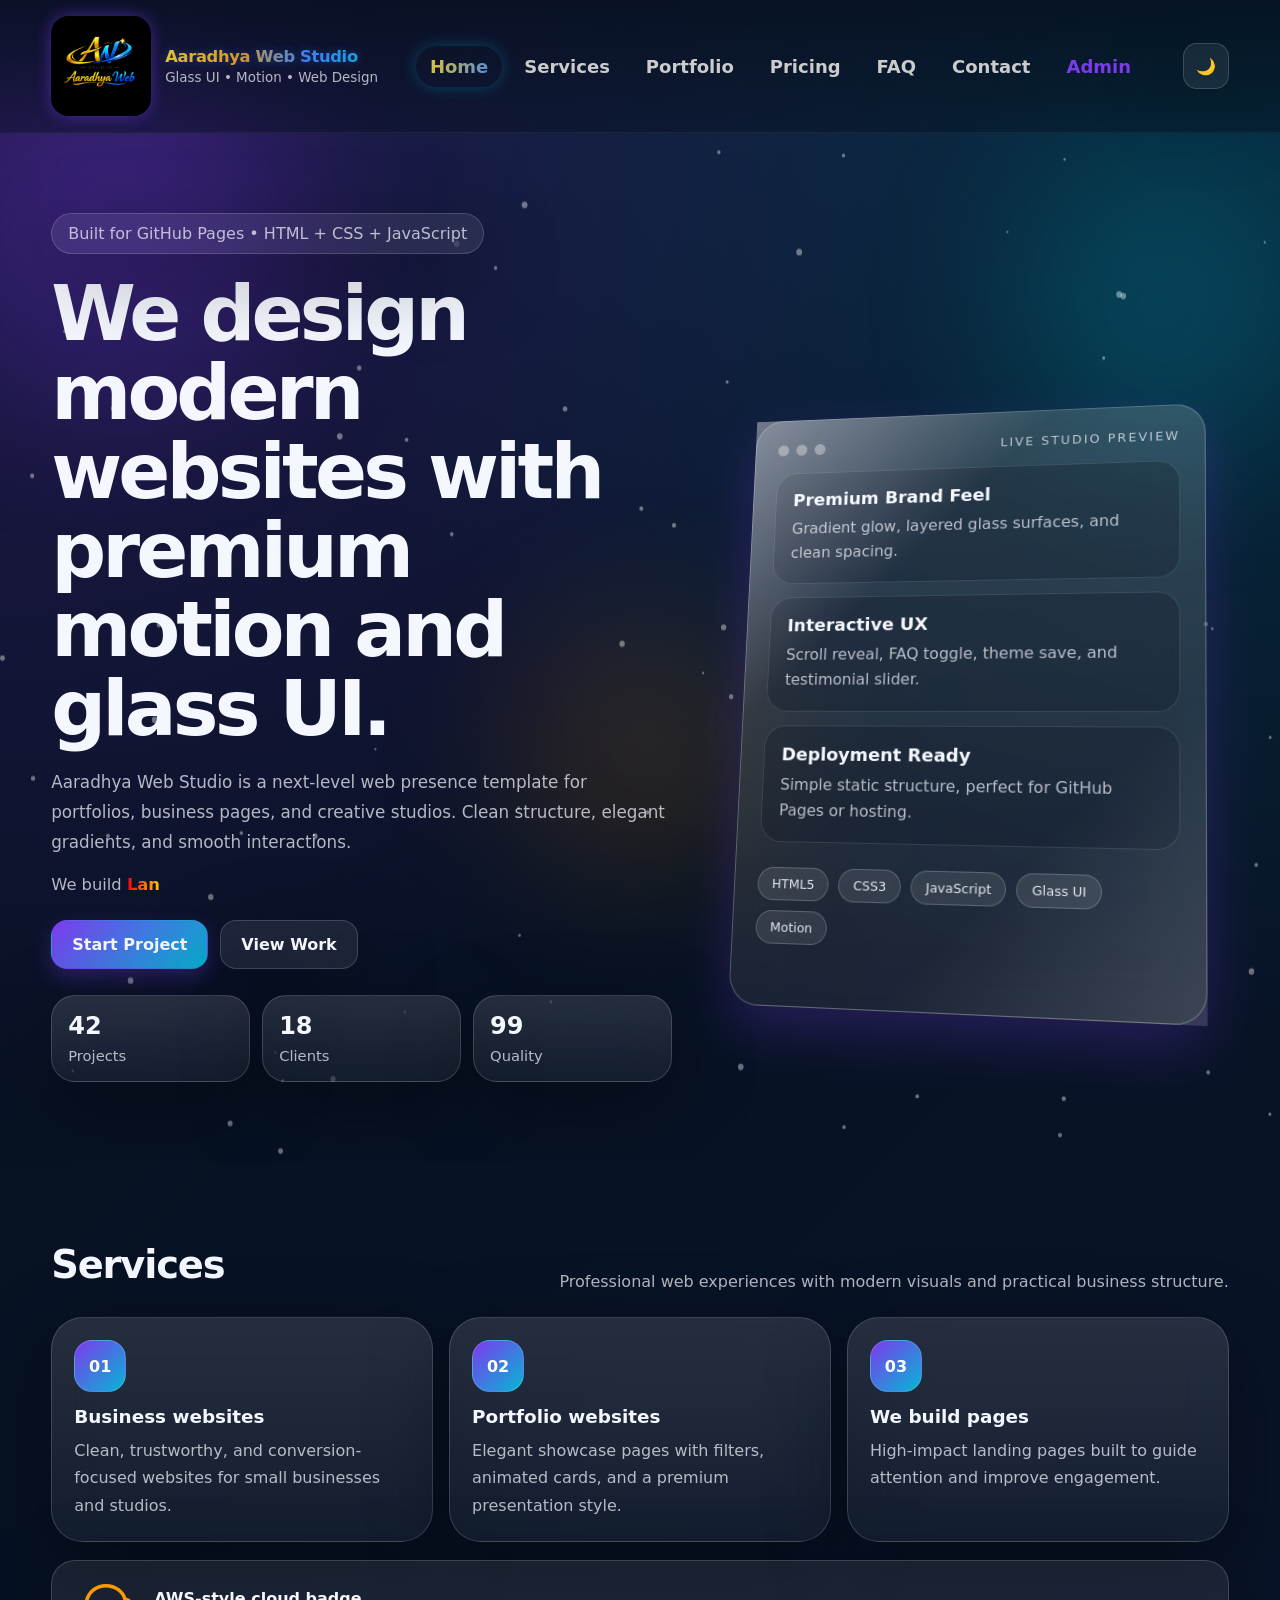
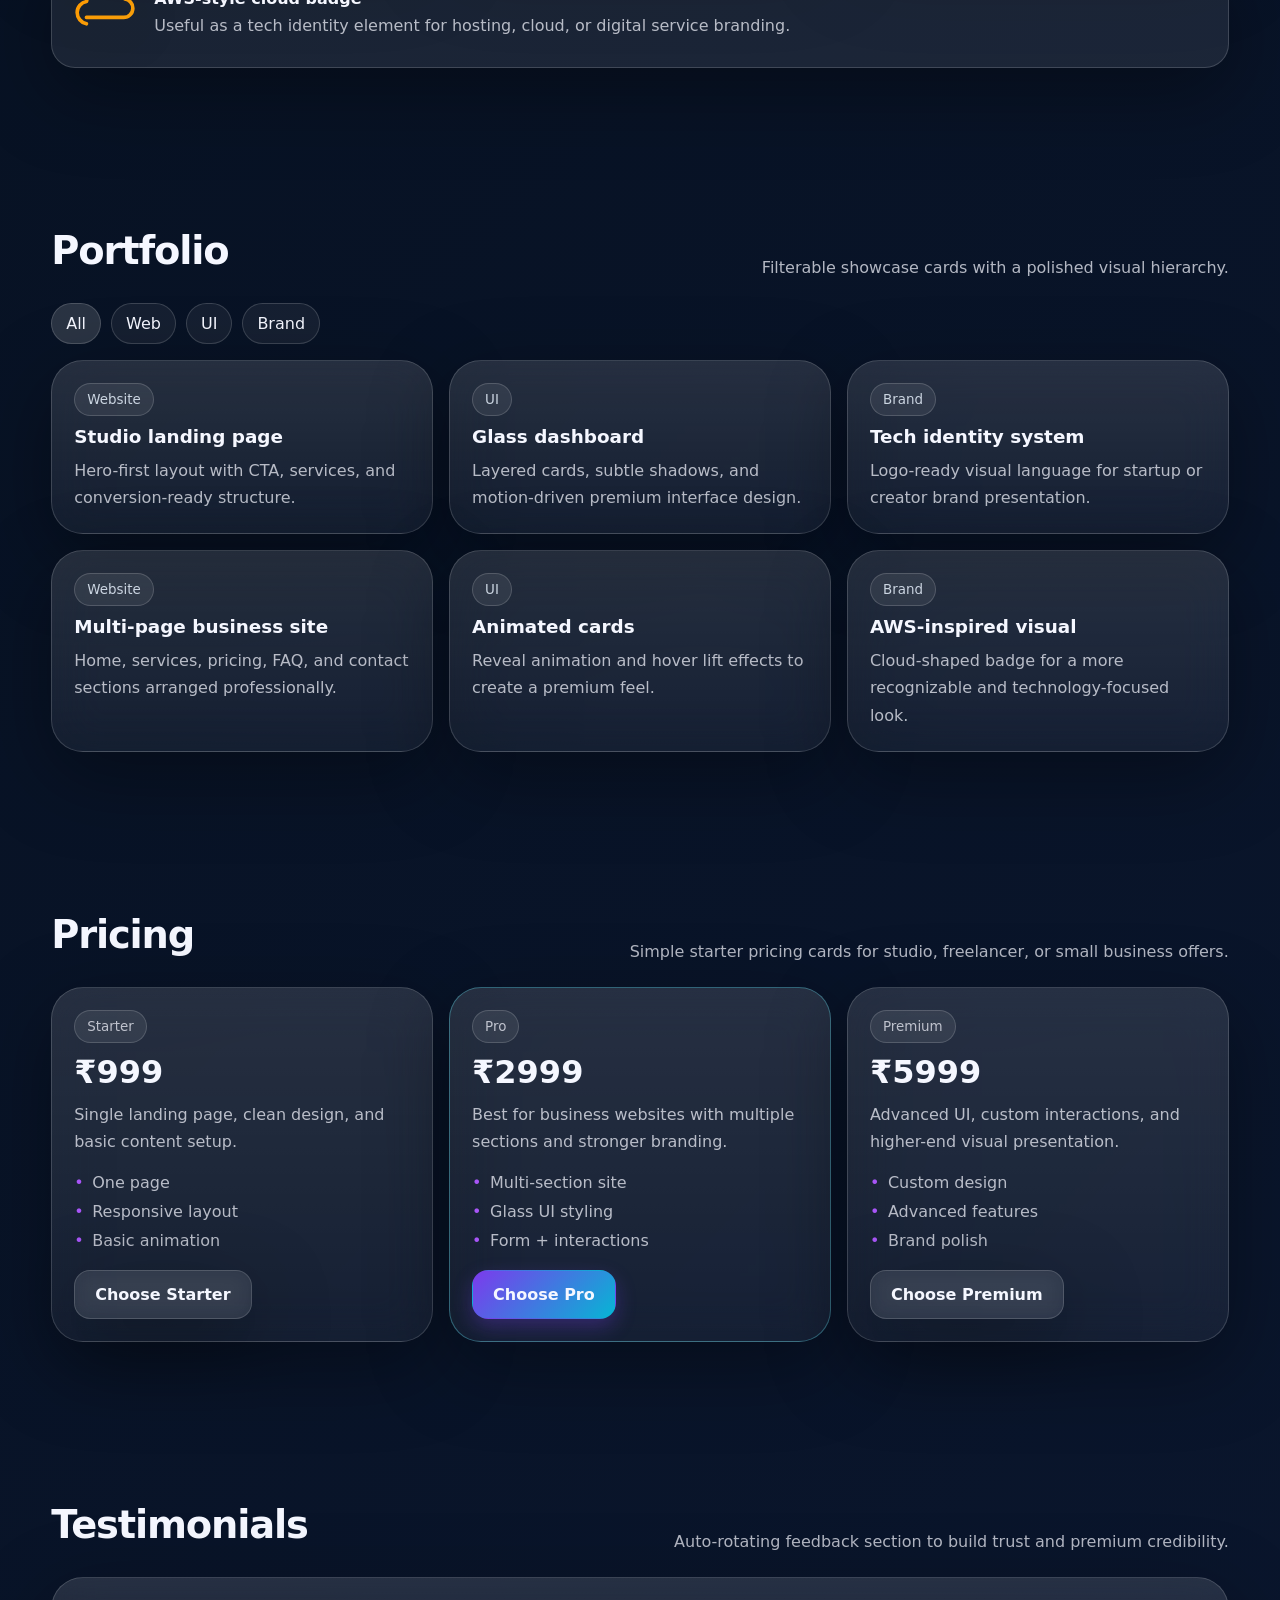
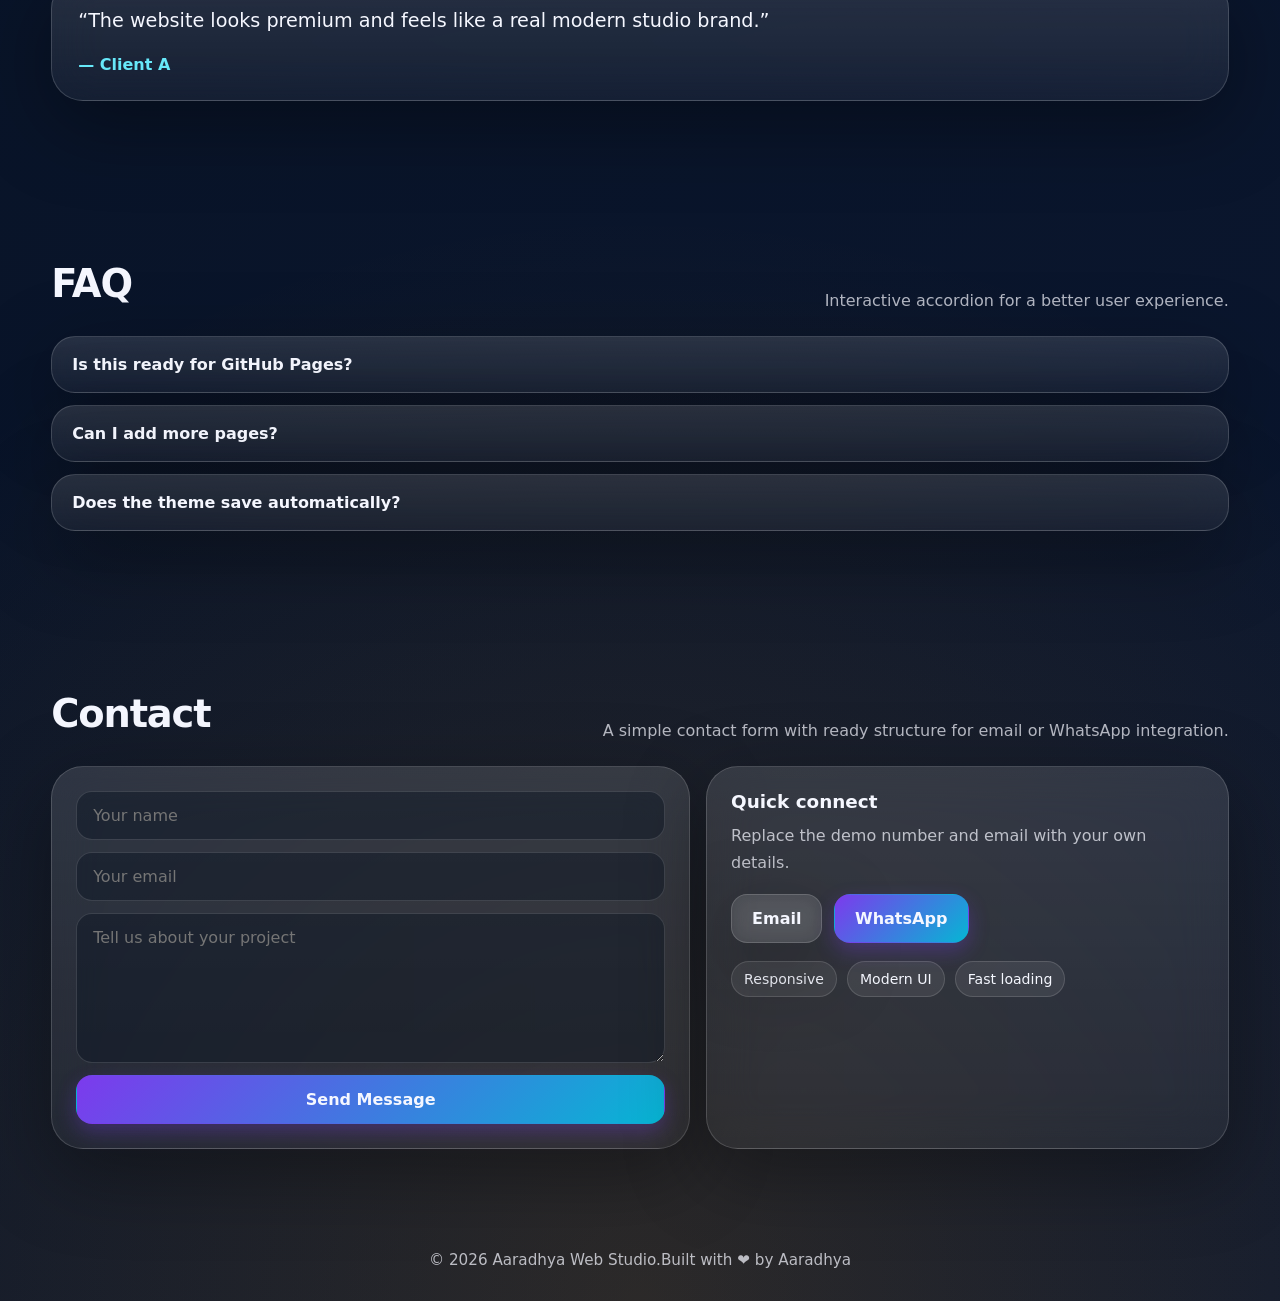
<file: index.html>
<!DOCTYPE html>
<html lang="en">

<head>
  <meta charset="UTF-8" />
  <meta name="viewport" content="width=device-width, initial-scale=1.0" />
  <meta name="description"
    content="Aaradhya Web Studio - premium glass UI website with modern animations and business-ready sections." />
  <title>Aaradhya Web Studio</title>
  <link rel="stylesheet" href="style.css" />
</head>

<body>
  <div class="bg-glow glow-1"></div>
  <div class="bg-glow glow-2"></div>
  <div class="bg-glow glow-3"></div>

  <header class="topbar">
    <div class="container nav-wrap">
      <a href="#home" class="brand">
        <img src="logo.png" id="site-logo" class="logo" onclick="openLogo()">
        <span>
          <strong id="site-title">Aaradhya Web Studio</strong>
          <small>Glass UI • Motion • Web Design</small>
        </span>
      </a>

      <nav class="nav" id="navMenu">
        <a href="#home" class="active">Home</a>
        <a href="#services">Services</a>
        <a href="#portfolio">Portfolio</a>
        <a href="#pricing">Pricing</a>
        <a href="#faq">FAQ</a>
        <a href="#contact">Contact</a>
        <a href="admin.html" style="color:var(--accent);font-weight:700;">Admin</a>
      </nav>

      <div class="nav-actions">
        <button class="icon-btn" id="themeToggle" aria-label="Toggle theme">🌙</button>
        <button class="icon-btn menu-btn" id="menuToggle" aria-label="Open menu">☰</button>
      </div>
    </div>

    <div class="mobile-nav" id="mobileNav">
      <a href="#home">Home</a>
      <a href="#services">Services</a>
      <a href="#portfolio">Portfolio</a>
      <a href="#pricing">Pricing</a>
      <a href="#faq">FAQ</a>
      <a href="#contact">Contact</a>
      <a href="admin.html" style="color:var(--accent);font-weight:700;">Admin User</a>
    </div>
  </header>

  <main>
    <section class="hero section" id="home">
      <canvas id="particleCanvas"></canvas>
      <div class="container hero-grid">
        <div class="hero-copy reveal">
          <span class="pill">Built for GitHub Pages • HTML + CSS + JavaScript</span>
          <h1 id="hero-heading">
            We design <span class="gradient-text">modern websites</span> with premium motion and glass UI.
          </h1>
          <p id="hero-sub">
            Aaradhya Web Studio is a next-level web presence template for portfolios, business pages,
            and creative studios. Clean structure, elegant gradients, and smooth interactions.
          </p>

          <div class="typing-line">
            We build <span id="typingText" class="typing-color"></span>
          </div>

          <div class="hero-actions">
            <a href="#contact" class="btn primary">Start Project</a>
            <a href="#portfolio" class="btn">View Work</a>
          </div>

          <div class="hero-stats" id="stats-container">
            <!-- Dynamically populated from data.js -->
          </div>
        </div>

        <div class="hero-panel reveal">
          <div class="glass-card">
            <div class="card-top">
              <div class="window-dots">
                <span></span><span></span><span></span>
              </div>
              <span class="mini-label">Live Studio Preview</span>
            </div>

            <div class="preview-block">
              <h3>Premium Brand Feel</h3>
              <p>Gradient glow, layered glass surfaces, and clean spacing.</p>
            </div>

            <div class="preview-block">
              <h3>Interactive UX</h3>
              <p>Scroll reveal, FAQ toggle, theme save, and testimonial slider.</p>
            </div>

            <div class="preview-block">
              <h3>Deployment Ready</h3>
              <p>Simple static structure, perfect for GitHub Pages or hosting.</p>
            </div>

            <div class="tag-row">
              <span>HTML5</span>
              <span>CSS3</span>
              <span>JavaScript</span>
              <span>Glass UI</span>
              <span>Motion</span>
            </div>
          </div>
        </div>
      </div>
    </section>

    <section class="section" id="services">
      <div class="container">
        <div class="section-head reveal">
          <h2>Services</h2>
          <p>Professional web experiences with modern visuals and practical business structure.</p>
        </div>

        <div class="cards grid-3">
          <article class="card reveal">
            <div class="icon">01</div>
            <h3>Business websites</h3>
            <p>Clean, trustworthy, and conversion-focused websites for small businesses and studios.</p>
          </article>

          <article class="card reveal">
            <div class="icon">02</div>
            <h3>Portfolio websites</h3>
            <p>Elegant showcase pages with filters, animated cards, and a premium presentation style.</p>
          </article>

          <article class="card reveal">
            <div class="icon">03</div>
            <h3>We build <span id="typingText"></span> pages</h3>
            <p>High-impact landing pages built to guide attention and improve engagement.</p>
          </article>
        </div>

        <div class="feature-strip reveal">
          <div class="aws-badge">
            <svg viewBox="0 0 128 128" fill="none" aria-hidden="true">
              <defs>
                <linearGradient id="awsGrad" x1="0" y1="0" x2="1" y2="1">
                  <stop offset="0%" stop-color="#ff9900"></stop>
                  <stop offset="100%" stop-color="#f59e0b"></stop>
                </linearGradient>
              </defs>
              <path
                d="M28 74.5h72c10 0 18-8 18-18 0-9.1-6.8-16.5-15.6-17.8C99.3 24.9 84 13 65.8 13 47 13 31.1 25.8 28.2 43.8 17.9 45.4 10 54.2 10 65c0 10.5 7.5 19.5 18 22"
                stroke="url(#awsGrad)" stroke-width="7" stroke-linecap="round" stroke-linejoin="round" />
              <path d="M33 85h62" stroke="url(#awsGrad)" stroke-width="7" stroke-linecap="round" />
              <path d="M43 98h42" stroke="url(#awsGrad)" stroke-width="7" stroke-linecap="round" />
            </svg>
          </div>
          <div>
            <strong>AWS-style cloud badge</strong>
            <p>Useful as a tech identity element for hosting, cloud, or digital service branding.</p>
          </div>
        </div>
      </div>
    </section>

    <section class="section" id="portfolio">
      <div class="container">
        <div class="section-head reveal">
          <h2>Portfolio</h2>
          <p>Filterable showcase cards with a polished visual hierarchy.</p>
        </div>

        <div class="filter-row reveal">
          <button class="filter-btn active" data-filter="all">All</button>
          <button class="filter-btn" data-filter="web">Web</button>
          <button class="filter-btn" data-filter="ui">UI</button>
          <button class="filter-btn" data-filter="brand">Brand</button>
        </div>

        <div class="cards grid-3" id="portfolio-container">
          <!-- Dynamically populated from data.js -->
        </div>
      </div>
    </section>

    <section class="section" id="pricing">
      <div class="container">
        <div class="section-head reveal">
          <h2>Pricing</h2>
          <p>Simple starter pricing cards for studio, freelancer, or small business offers.</p>
        </div>

        <div class="cards grid-3 pricing-grid">
          <article class="card price reveal">
            <span class="meta">Starter</span>
            <h3>₹999</h3>
            <p>Single landing page, clean design, and basic content setup.</p>
            <ul>
              <li>One page</li>
              <li>Responsive layout</li>
              <li>Basic animation</li>
            </ul>
            <a href="#contact" class="btn">Choose Starter</a>
          </article>

          <article class="card price featured reveal">
            <span class="meta">Pro</span>
            <h3>₹2999</h3>
            <p>Best for business websites with multiple sections and stronger branding.</p>
            <ul>
              <li>Multi-section site</li>
              <li>Glass UI styling</li>
              <li>Form + interactions</li>
            </ul>
            <a href="#contact" class="btn primary">Choose Pro</a>
          </article>

          <article class="card price reveal">
            <span class="meta">Premium</span>
            <h3>₹5999</h3>
            <p>Advanced UI, custom interactions, and higher-end visual presentation.</p>
            <ul>
              <li>Custom design</li>
              <li>Advanced features</li>
              <li>Brand polish</li>
            </ul>
            <a href="#contact" class="btn">Choose Premium</a>
          </article>
        </div>
      </div>
    </section>

    <section class="section" id="testimonials">
      <div class="container">
        <div class="section-head reveal">
          <h2>Testimonials</h2>
          <p>Auto-rotating feedback section to build trust and premium credibility.</p>
        </div>

        <div class="testimonial card reveal">
          <div id="testimonialText" class="testimonial-text"></div>
          <div id="testimonialName" class="testimonial-name"></div>
        </div>
      </div>
    </section>

    <section class="section" id="faq">
      <div class="container">
        <div class="section-head reveal">
          <h2>FAQ</h2>
          <p>Interactive accordion for a better user experience.</p>
        </div>

        <div class="faq-list">
          <div class="faq-item reveal">
            <button class="faq-q">Is this ready for GitHub Pages?</button>
            <div class="faq-a">Yes. It is static HTML, CSS, and JavaScript, so it can be deployed directly.</div>
          </div>

          <div class="faq-item reveal">
            <button class="faq-q">Can I add more pages?</button>
            <div class="faq-a">Yes. You can reuse the same style and script files for about, services, portfolio, and
              contact pages.</div>
          </div>

          <div class="faq-item reveal">
            <button class="faq-q">Does the theme save automatically?</button>
            <div class="faq-a">Yes. The selected light or dark theme is saved in local storage.</div>
          </div>
        </div>
      </div>
    </section>

    <section class="section" id="contact">
      <div class="container">
        <div class="section-head reveal">
          <h2>Contact</h2>
          <p>A simple contact form with ready structure for email or WhatsApp integration.</p>
        </div>

        <div class="contact-grid">
          <form class="card form reveal" id="contactForm">
            <input type="text" id="name" placeholder="Your name" />
            <input type="email" id="email" placeholder="Your email" />
            <textarea id="message" placeholder="Tell us about your project"></textarea>
            <button type="submit" class="btn primary">Send Message</button>
          </form>

            <div class="card contact-box reveal">
            <h3>Quick connect</h3>
            <p>Replace the demo number and email with your own details.</p>
            <div class="contact-actions">
              <a class="btn" id="contact-email-btn" href="mailto:yourmail@example.com">Email</a>
              <a class="btn primary" id="contact-phone-btn" href="https://wa.me/9561851358" target="_blank" rel="noopener">WhatsApp</a>
            </div>
            <div class="mini-tags">
              <span>Responsive</span>
              <span>Modern UI</span>
              <span>Fast loading</span>
            </div>
          </div>
        </div>
      </div>
    </section>
  </main>

  <footer class="footer">
    <div class="container">
      <p>© <span id="year"></span> Aaradhya Web Studio.Built with ❤️ by Aaradhya</p>
    </div>
  </footer>

  <script src="data.js"></script>
  <script src="script.js"></script>

  <div id="logoModal" class="logo-modal" onclick="closeLogo()">
  <img src="logo.png" id="site-logo-modal" class="logo-big">
  </div>

</body>

</html>
</file>
<file: style.css>
:root{
  --bg1:#06101f;
  --bg2:#0b1730;
  --text:#f5f7ff;
  --muted:rgba(245,247,255,.72);
  --card:rgba(255,255,255,.08);
  --card2:rgba(255,255,255,.12);
  --border:rgba(255,255,255,.16);
  --accent:#7c3aed;
  --accent2:#06b6d4;
  --accent3:#f59e0b;
  --shadow:0 24px 80px rgba(0,0,0,.35);
  --radius:24px;
  --radius2:32px;
}

body.light{
  --bg1:#f4f7fb;
  --bg2:#e8eef9;
  --text:#111827;
  --muted:rgba(17,24,39,.72);
  --card:rgba(255,255,255,.72);
  --card2:rgba(255,255,255,.84);
  --border:rgba(15,23,42,.12);
  --shadow:0 24px 80px rgba(15,23,42,.12);
}

*{box-sizing:border-box;margin:0;padding:0}
html{scroll-behavior:smooth}
body{
  font-family:Inter,system-ui,-apple-system,Segoe UI,Roboto,Arial,sans-serif;
  color:var(--text);
  background:
    radial-gradient(circle at top left, rgba(124,58,237,.25), transparent 24%),
    radial-gradient(circle at top right, rgba(6,182,212,.2), transparent 22%),
    radial-gradient(circle at bottom, rgba(245,158,11,.14), transparent 24%),
    linear-gradient(135deg,var(--bg1),var(--bg2));
  min-height:100vh;
  overflow-x:hidden;
  transition:background .35s ease,color .35s ease;
}

a{color:inherit;text-decoration:none}
button,input,textarea{font:inherit}
img{max-width:100%;display:block}

.container{
  width:min(1180px,92%);
  margin:0 auto;
  position:relative;
  z-index:1;
}

.bg-glow{
  position:fixed;
  border-radius:50%;
  filter:blur(80px);
  opacity:.6;
  pointer-events:none;
  z-index:0;
}
.glow-1{width:360px;height:360px;left:-60px;top:40px;background:rgba(124,58,237,.45)}
.glow-2{width:300px;height:300px;right:-30px;top:160px;background:rgba(6,182,212,.35)}
.glow-3{width:260px;height:260px;left:40%;bottom:20px;background:rgba(245,158,11,.25)}

.topbar{
  position:sticky;
  top:0;
  z-index:60;
  backdrop-filter:blur(18px);
  background:linear-gradient(to bottom, rgba(7,16,31,.84), rgba(7,16,31,.42));
  border-bottom:1px solid rgba(255,255,255,.08);
}
body.light .topbar{
  background:linear-gradient(to bottom, rgba(244,247,251,.92), rgba(244,247,251,.6));
}

.nav-wrap{
  display:flex;
  align-items:center;
  justify-content:space-between;
  gap:16px;
  padding:16px 0;
}

.brand{
  display:flex;
  align-items:center;
  gap:14px;
  min-width:0;
}
.brand-mark{
  width:48px;height:48px;
  border-radius:16px;
  display:grid;
  place-items:center;
  background:linear-gradient(135deg,var(--accent),var(--accent2));
  border:1px solid rgba(255,255,255,.16);
  box-shadow:var(--shadow);
  color:#fff;
  font-weight:800;
  flex:0 0 auto;
}
.brand strong{
  display:block;
  font-size:1.02rem;
  letter-spacing:-.02em;
}
.brand small{
  display:block;
  color:var(--muted);
  margin-top:4px;
  font-size:.84rem;
}

.nav{
  display:flex;
  align-items:center;
  gap:8px;
  flex-wrap:wrap;
}
.nav a{
  padding:10px 14px;
  border-radius:999px;
  color:var(--muted);
  transition:.25s ease;
}
.nav a:hover,.nav a.active{
  background:rgba(255,255,255,.1);
  color:var(--text);
  box-shadow: 0 0 15px rgba(6,182,212,.3);
}

.nav-actions{
  display:flex;
  align-items:center;
  gap:10px;
}
.icon-btn{
  width:46px;height:46px;
  border-radius:14px;
  border:1px solid var(--border);
  background:rgba(255,255,255,.07);
  color:var(--text);
  cursor:pointer;
  box-shadow:var(--shadow);
}
.menu-btn{display:none}

.mobile-nav{
  display:none;
  padding:10px 0 16px;
}
.mobile-nav.open{display:block}
.mobile-nav a{
  display:block;
  padding:14px 4%;
  color:var(--muted);
}
.mobile-nav a:hover{color:var(--text);background:rgba(255,255,255,.06)}

.section{
  position:relative;
  padding:80px 0;
}

.hero{
  min-height:calc(100vh - 86px);
  display:flex;
  align-items:center;
  overflow:hidden;
}
.hero-grid{
  display:grid;
  grid-template-columns:1.08fr .92fr;
  gap:28px;
  align-items:center;
}
#particleCanvas{
  position:absolute;
  inset:0;
  width:100%;
  height:100%;
  pointer-events:none;
  opacity:.9;
}

.pill{
  display:inline-flex;
  align-items:center;
  padding:10px 16px;
  border-radius:999px;
  background:rgba(255,255,255,.08);
  border:1px solid var(--border);
  color:var(--muted);
  box-shadow:var(--shadow);
  margin-bottom:20px;
  backdrop-filter:blur(16px);
}

.hero-copy h1{
  font-size:clamp(2.8rem,6vw,5.3rem);
  line-height:1.03;
  letter-spacing:-.05em;
  margin-bottom:18px;
}
.gradient-text{
  background:linear-gradient(90deg,#fff,#c7d2fe 30%,#67e8f9 60%,#fcd34d 100%);
  -webkit-background-clip:text;
  background-clip:text;
  color:transparent;
}
.hero-copy p{
  max-width:62ch;
  color:var(--muted);
  line-height:1.8;
  font-size:1.05rem;
  margin-bottom:18px;
}
.typing-line{
  color:var(--muted);
  font-size:1.02rem;
  margin-bottom:26px;
}
#typingText{
  color:#67e8f9;
  font-weight:700;
}

.hero-actions{
  display:flex;
  gap:12px;
  flex-wrap:wrap;
  margin-bottom:26px;
}

.btn{
  display:inline-flex;
  align-items:center;
  justify-content:center;
  padding:14px 20px;
  border-radius:16px;
  border:1px solid var(--border);
  background:rgba(255,255,255,.08);
  color:var(--text);
  font-weight:700;
  transition:.3s ease;
  box-shadow:var(--shadow);
  backdrop-filter: blur(10px);
}
.btn:hover{
  transform:translateY(-2px);
  background:rgba(255,255,255,.12);
  box-shadow: 0 8px 25px rgba(255,255,255,0.15);
}
.btn.primary{
  border-color:transparent;
  background:linear-gradient(135deg,var(--accent),var(--accent2));
  box-shadow: 0 8px 20px rgba(124,58,237,0.3);
}
.btn.primary:hover{
  box-shadow: 0 12px 25px rgba(124,58,237,0.5);
}

.hero-stats{
  display:grid;
  grid-template-columns:repeat(3,minmax(0,1fr));
  gap:12px;
}
.stat,.card,.testimonial,.faq-item,.contact-box,.form{
  background:linear-gradient(180deg, rgba(255,255,255,.12), rgba(255,255,255,.05));
  border:1px solid var(--border);
  border-radius:var(--radius);
  backdrop-filter:blur(24px);
  -webkit-backdrop-filter:blur(24px);
  box-shadow:var(--shadow);
  transition: .3s ease;
}
.card:hover, .testimonial:hover {
  transform: translateY(-5px);
  border-color: rgba(6,182,212,.3);
  box-shadow: 0 15px 40px rgba(6,182,212,.15);
}
.stat{
  padding:16px;
  text-align:left;
}
.stat strong{
  display:block;
  font-size:1.5rem;
  margin-bottom:6px;
}
.stat span{color:var(--muted);font-size:.92rem}

.hero-panel{position:relative;min-height:560px}
.glass-card{
  position:absolute;
  inset:56px 0 auto 32px;
  width:min(470px,100%);
  padding:24px;
  border-radius:30px;
  background:linear-gradient(180deg, rgba(255,255,255,.16), rgba(255,255,255,.07));
  border:1px solid rgba(255,255,255,.25);
  box-shadow: 0 20px 50px rgba(124,58,237,.25);
  transform:perspective(1200px) rotateY(-10deg) rotateX(8deg);
  overflow:hidden;
  backdrop-filter:blur(24px);
}
.glass-card::before{
  content:"";
  position:absolute;
  inset:-1px;
  background:linear-gradient(135deg, rgba(255,255,255,.4), transparent 30%, transparent 70%, rgba(255,255,255,.15));
  pointer-events:none;
}
.card-top{
  display:flex;
  align-items:center;
  justify-content:space-between;
  gap:10px;
  margin-bottom:18px;
}
.window-dots{display:flex;gap:8px}
.window-dots span{
  width:12px;height:12px;
  border-radius:50%;
  background:rgba(255,255,255,.35);
}
.mini-label{
  color:var(--muted);
  font-size:.8rem;
  text-transform:uppercase;
  letter-spacing:.16em;
}
.preview-block{
  padding:18px;
  border-radius:22px;
  background:rgba(10,16,35,.25);
  border:1px solid rgba(255,255,255,.12);
  margin-bottom:14px;
}
.preview-block h3{
  font-size:1.15rem;
  margin-bottom:8px;
}
.preview-block p{
  color:var(--muted);
  line-height:1.65;
}
.tag-row{
  display:flex;
  flex-wrap:wrap;
  gap:10px;
  margin-top:16px;
}
.tag-row span,.mini-tags span,.pill-chip{
  padding:9px 12px;
  border-radius:999px;
  background:rgba(255,255,255,.08);
  border:1px solid rgba(255,255,255,.14);
  color:var(--text);
  font-size:.88rem;
}

.section-head{
  display:flex;
  align-items:end;
  justify-content:space-between;
  gap:18px;
  margin-bottom:22px;
}
.section-head h2{
  font-size:clamp(1.7rem,3vw,2.6rem);
  letter-spacing:-.03em;
  margin-bottom:8px;
}
.section-head p{
  color:var(--muted);
  line-height:1.7;
  max-width:68ch;
}

.grid-3{
  display:grid;
  grid-template-columns:repeat(3,minmax(0,1fr));
  gap:16px;
}

.card{
  padding:22px;
  border-radius:var(--radius2);
}

.icon{
  width:52px;height:52px;
  display:grid;
  place-items:center;
  border-radius:18px;
  margin-bottom:14px;
  background:linear-gradient(135deg,var(--accent),var(--accent2));
  border:1px solid rgba(255,255,255,.16);
  color:#fff;
  font-weight:800;
}
.card h3{margin-bottom:10px;font-size:1.15rem}
.card p,.testimonial p{color:var(--muted);line-height:1.7}

.feature-strip{
  display:flex;
  align-items:center;
  gap:16px;
  margin-top:18px;
  padding:18px 20px;
  border-radius:24px;
  background:rgba(255,255,255,.08);
  border:1px solid var(--border);
  box-shadow:var(--shadow);
}
.aws-badge svg{
  width:66px;height:66px;
  filter:drop-shadow(0 10px 24px rgba(0,0,0,.35));
}
.feature-strip strong{display:block;margin-bottom:5px}
.feature-strip p{color:var(--muted);line-height:1.65}

.filter-row{
  display:flex;
  flex-wrap:wrap;
  gap:10px;
  margin-bottom:16px;
}
.filter-btn{
  padding:10px 14px;
  border-radius:999px;
  border:1px solid var(--border);
  background:rgba(255,255,255,.06);
  color:var(--text);
  cursor:pointer;
}
.filter-btn.active,.filter-btn:hover{
  background:rgba(255,255,255,.14);
}
.project .meta{
  display:inline-flex;
  margin-bottom:10px;
  color:#cbd5e1;
  font-size:.84rem;
}
.project h3{margin-bottom:10px}
.project p{color:var(--muted);line-height:1.7}

.pricing-grid .price h3{
  font-size:2rem;
  margin-bottom:10px;
}
.price ul{
  list-style:none;
  display:grid;
  gap:10px;
  margin:18px 0 20px;
}
.price li{
  color:var(--muted);
  padding-left:18px;
  position:relative;
}
.price li::before{
  content:"•";
  position:absolute;
  left:0;
  color:#a855f7;
}
.price.featured{
  transform:translateY(-8px);
  border-color:rgba(103,232,249,.35);
}

.meta{
  display:inline-flex;
  padding:8px 12px;
  border-radius:999px;
  background:rgba(255,255,255,.08);
  border:1px solid var(--border);
  color:var(--muted);
  margin-bottom:10px;
  font-size:.84rem;
}

.testimonial{
  padding:26px;
}
.testimonial-text{
  font-size:1.2rem;
  line-height:1.8;
  margin-bottom:16px;
}
.testimonial-name{
  color:#67e8f9;
  font-weight:700;
}

.faq-list{
  display:grid;
  gap:12px;
}
.faq-item{
  overflow:hidden;
}
.faq-q{
  width:100%;
  text-align:left;
  padding:18px 20px;
  background:transparent;
  border:0;
  color:var(--text);
  cursor:pointer;
  font-weight:700;
}
.faq-a{
  display:none;
  padding:0 20px 18px;
  color:var(--muted);
  line-height:1.7;
}

.contact-grid{
  display:grid;
  grid-template-columns:1.1fr .9fr;
  gap:16px;
}
.form{
  padding:24px;
  display:grid;
  gap:12px;
}
.form input,.form textarea{
  width:100%;
  padding:14px 16px;
  border-radius:16px;
  border:1px solid rgba(255,255,255,.14);
  background:rgba(7,16,31,.4);
  color:var(--text);
  outline:none;
}
body.light .form input,
body.light .form textarea{
  background:rgba(255,255,255,.8);
  color:var(--text);
}
.form textarea{
  min-height:150px;
  resize:vertical;
}
.contact-box{
  padding:24px;
}
.contact-box h3{margin-bottom:10px}
.contact-box p{color:var(--muted);line-height:1.7;margin-bottom:18px}
.contact-actions{
  display:flex;
  gap:12px;
  flex-wrap:wrap;
  margin-bottom:18px;
}
.mini-tags{
  display:flex;
  flex-wrap:wrap;
  gap:10px;
}

.footer{
  padding:22px 0 32px;
  text-align:center;
  color:var(--muted);
  font-size:.95rem;
}

.reveal{
  opacity:0;
  transform:translateY(22px);
  transition:opacity .7s ease, transform .7s ease;
}
.reveal.show{
  opacity:1;
  transform:translateY(0);
}

@media (max-width: 980px){
  .hero-grid,.grid-3,.contact-grid{
    grid-template-columns:1fr;
  }
  .hero{
    min-height:auto;
    padding-top:46px;
  }
  .hero-panel{
    min-height:460px;
  }
  .glass-card{
    left:0;
    right:0;
    margin-inline:auto;
    transform:none;
  }
  .section-head{
    flex-direction:column;
    align-items:flex-start;
  }
  .nav{
    display:none;
  }
  .menu-btn{
    display:inline-grid;
    place-items:center;
  }
  .hero-stats{
    grid-template-columns:1fr;
  }
  .price.featured{
    transform:none;
  }
}

@media (max-width: 560px){
  .container{width:min(94%,1180px)}
  .brand small{display:none}
  .hero-copy h1{font-size:2.55rem}
  .btn{width:100%}
  .hero-actions{width:100%}
  .feature-strip,.card,.testimonial,.form,.contact-box,.glass-card{
    padding:18px;
  }
}
.logo{
  width:100px;
  height:100px;
  border-radius:18px;
  box-shadow:0 0 15px rgba(124,58,237,0.5);
}
.logo-modal{
  position:fixed;
  top:0;
  left:0;
  width:100%;
  height:100%;
  background:rgba(0,0,0,0.8);
  display:flex;
  align-items:center;
  justify-content:center;
  opacity:0;
  visibility:hidden;
  transition:0.3s ease;
  z-index:999;
}

.logo-modal.show{
  opacity:1;
  visibility:visible;
}

.logo-big{
  width:250px;
  max-width:80%;
  border-radius:20px;
  transform:scale(0.5);
  transition:0.4s cubic-bezier(0.22,1,0.36,1);
  box-shadow:0 0 30px rgba(255,255,255,0.3);
}

.logo-modal.show .logo-big{
  transform:scale(1);
}
.typing-color{
  background:linear-gradient(90deg, #ff0000, #ffcc00);
  -webkit-background-clip:text;
  background-clip:text;
  color:transparent !important;
}
.brand strong{
  background:linear-gradient(90deg, #facc15, #f59e0b, #3b82f6, #06b6d4);
  -webkit-background-clip:text;
  background-clip:text;
  color:transparent;
  text-shadow:0 0 10px rgba(59,130,246,0.4);
}
/* Menu text default */
.nav a, .mobile-nav a{
  font-size:18px;
  font-weight:600;
  color:#ccc;
  transition:0.3s;
  position:relative;
}

/* Hover = Gradient text */
.nav a:hover, .mobile-nav a:hover{
  background:linear-gradient(90deg, #facc15, #f59e0b, #3b82f6, #06b6d4);
  -webkit-background-clip:text;
  background-clip:text;
  color:transparent;
}
/* Active link (current page) */
.nav a.active{
  background:linear-gradient(90deg, #facc15, #3b82f6);
  -webkit-background-clip:text;
  background-clip:text;
  color:transparent;
}
/* underline animation */
.nav a::after, .mobile-nav a::after{
  content:"";
  position:absolute;
  left:0;
  bottom:-5px;
  width:0%;
  height:2px;
  background:linear-gradient(90deg, #facc15, #3b82f6);
  transition:0.3s;
}

.nav a:hover::after, .mobile-nav a:hover::after{
  width:100%;
}
.tag-row span{
  background:linear-gradient(90deg, #1e293b, #0f172a);
  border:1px solid rgba(59,130,246,0.3);
  color:#e2e8f0;
}
.preview-block{
  overflow:visible !important;
}
/* 🔥 ULTIMATE FIX */
.glass-card{
  position:relative;
  height:auto !important;
  max-height:none !important;
  overflow:visible !important;
  padding-bottom:60px !important;
}

/* chips container */
.tag-row{
  position:relative;
  display:flex;
  flex-wrap:wrap;
  gap:10px;
  margin-top:25px;
  z-index:2;
}

/* individual chips */
.tag-row span{
  display:inline-block;
  padding:8px 14px;
  border-radius:20px;
  background:rgba(255,255,255,0.1);
  border:1px solid rgba(255,255,255,0.2);
  font-size:13px;
}

/* 🔥 IMPORTANT: preview blocks fix */
.preview-block{
  overflow:visible !important;
}
</file>
